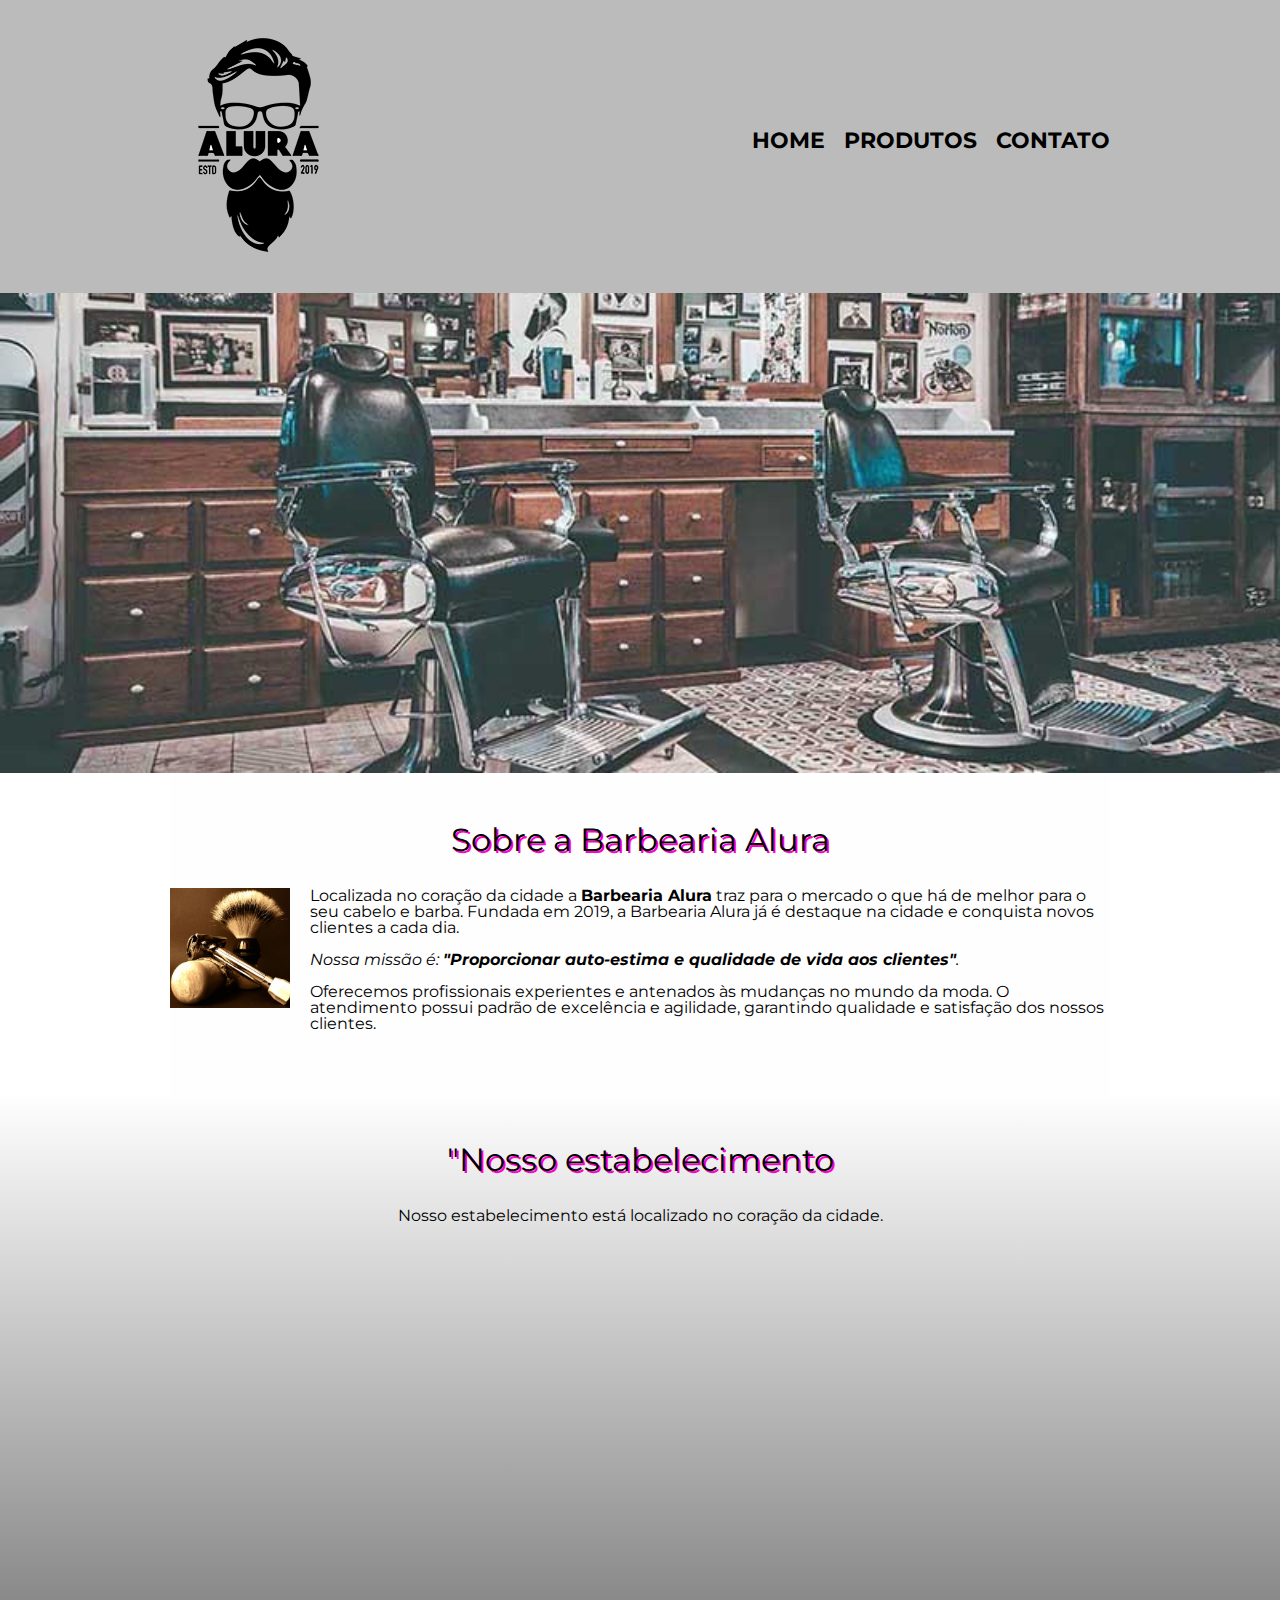
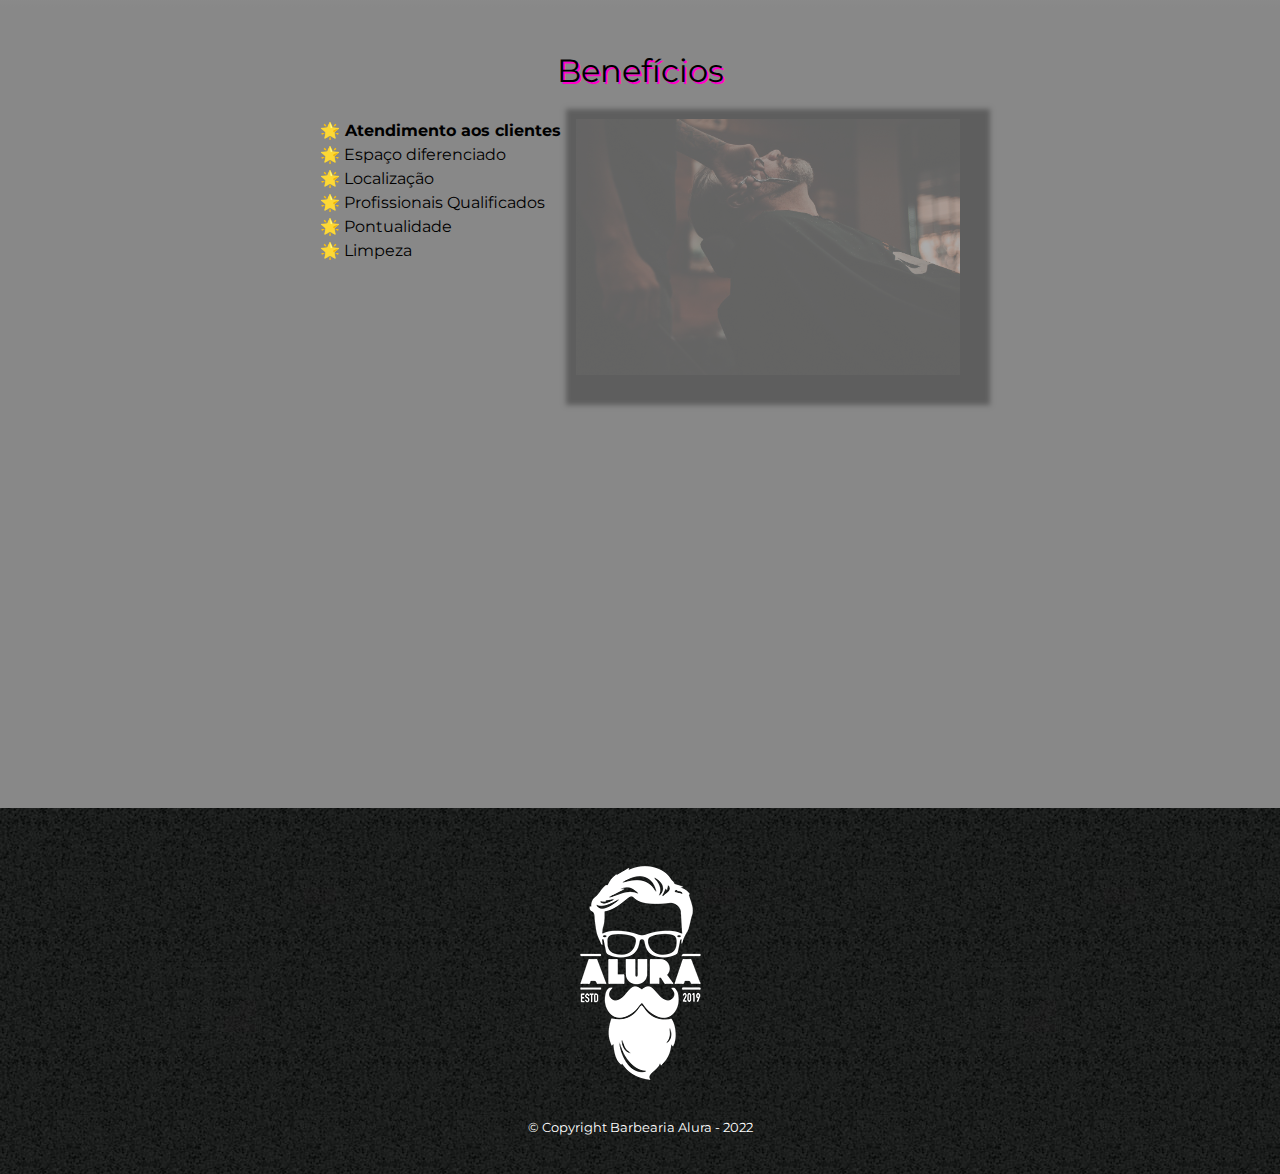
<file: barbearia/index.html>
<!DOCTYPE html>
<html lang="pt-br">
    <head>
        <meta charset="UTF-8">
        <meta name="viewport" content="width=device-width">
        <title>Barbearia Alura</title>
        <link rel="stylesheet" href="reset.css">
        <link rel="stylesheet" href="style.css">
        <link href="https://fonts.googleapis.com/css?family=Montserrat&display=swap" rel="stylesheet">
    </head>

    <body>
        <header>
            <div class="caixa">
                <h1><img src="imgs/logo.png" alt="Logo da Barbearia Alura"></h1>

                <nav>
                    <ul>
                        <li><a href="index.html">Home</a></li>
                        <li><a href="produtos.html">Produtos</a></li>
                        <li><a href="contato.html">Contato</a></li>
                    </ul>
                </nav>
        </div>
        </header>
        
        <img class="banner" src="banner.jpg">

        <main>
            <section class="principal">
                <h2 class="titulo-principal">Sobre a Barbearia Alura</h2>

                <img src="imgs/utensilios.jpg" class="utensilios" alt="Utensílios de um barbeiro.">

                <p>Localizada no coração da cidade a <strong>Barbearia Alura</strong>  traz para o mercado o que há de melhor para o seu cabelo e barba. Fundada em 2019, a Barbearia Alura já é destaque na cidade e conquista novos clientes a cada dia.</p>

                <p id="missao"><em>Nossa missão é: <strong> "Proporcionar auto-estima e qualidade de vida aos clientes"</strong>.</em></p>

                <p>Oferecemos profissionais experientes e antenados às mudanças no mundo da moda. O atendimento possui padrão de excelência e agilidade, garantindo qualidade e satisfação dos nossos clientes.</p>
            </section>

            <section class="mapa">
                <h3 class="titulo-principal">"Nosso estabelecimento</h3>
                <p>Nosso estabelecimento está localizado no coração da cidade.</p>

                <div class="mapa-conteudo">
                    <iframe src="https://www.google.com/maps/embed?pb=!1m18!1m12!1m3!1d3656.448598130907!2d-46.634653385542414!3d-23.588239368469353!2m3!1f0!2f0!3f0!3m2!1i1024!2i768!4f13.1!3m3!1m2!1s0x94ce5a2b2ed7f3a1%3A0xab35da2f5ca62674!2sCaelum%20-%20Escola%20de%20Tecnologia!5e0!3m2!1spt-BR!2sbr!4v1580916426151!5m2!1spt-BR!2sbr" width="100%" height="300" frameborder="0" style="border:0;" allowfullscreen=""></iframe>
                </div>
            </section>
            
            <section class="beneficios">
                <h3 class="titulo-principal">Benefícios</h3>

                <div class="conteudo-beneficios">
                    <ul class="lista-beneficios">
                        <li class="itens">Atendimento aos clientes</li>
                        <li class="itens">Espaço diferenciado</li>
                        <li class="itens">Localização </li>
                        <li class="itens">Profissionais Qualificados</li>
                        <li class="itens">Pontualidade </li>
                        <li class="itens">Limpeza </li>
                    </ul><img src="beneficios.jpg" class="imagem-beneficio">
                </div>
                <div class="video">
                    <iframe width="100%" height="315" src="https://www.youtube.com/embed/wcVVXUV0YUY" frameborder="0" allow="accelerometer; autoplay; encrypted-media; gyroscope; picture-in-picture" allowfullscreen></iframe>
                </div>
            </section>
        </main>
        <footer>
            <img src="imgs/logo-branco.png"  alt="Logo da Barbearia Alura">
            <p class="copyright">&copy; Copyright Barbearia Alura - 2022</p>
        </footer>
    </body>
</html>
</file>
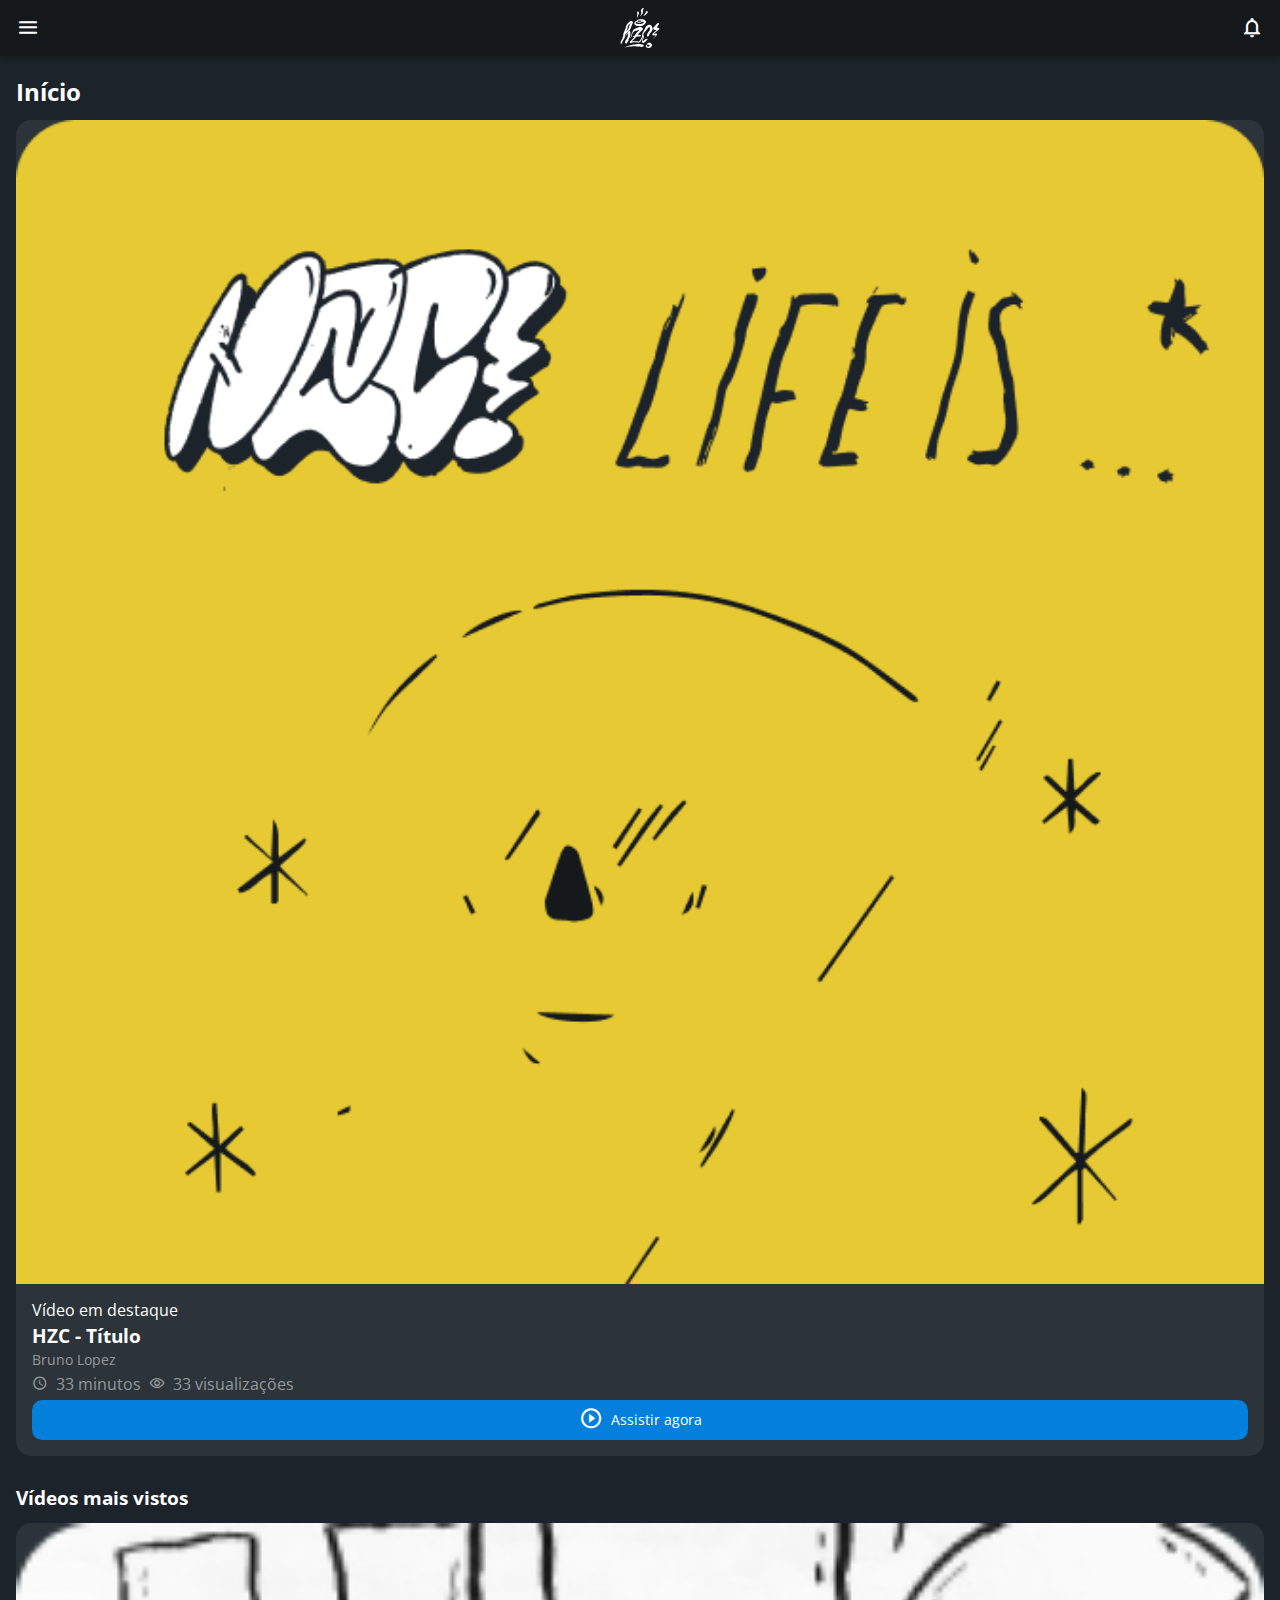
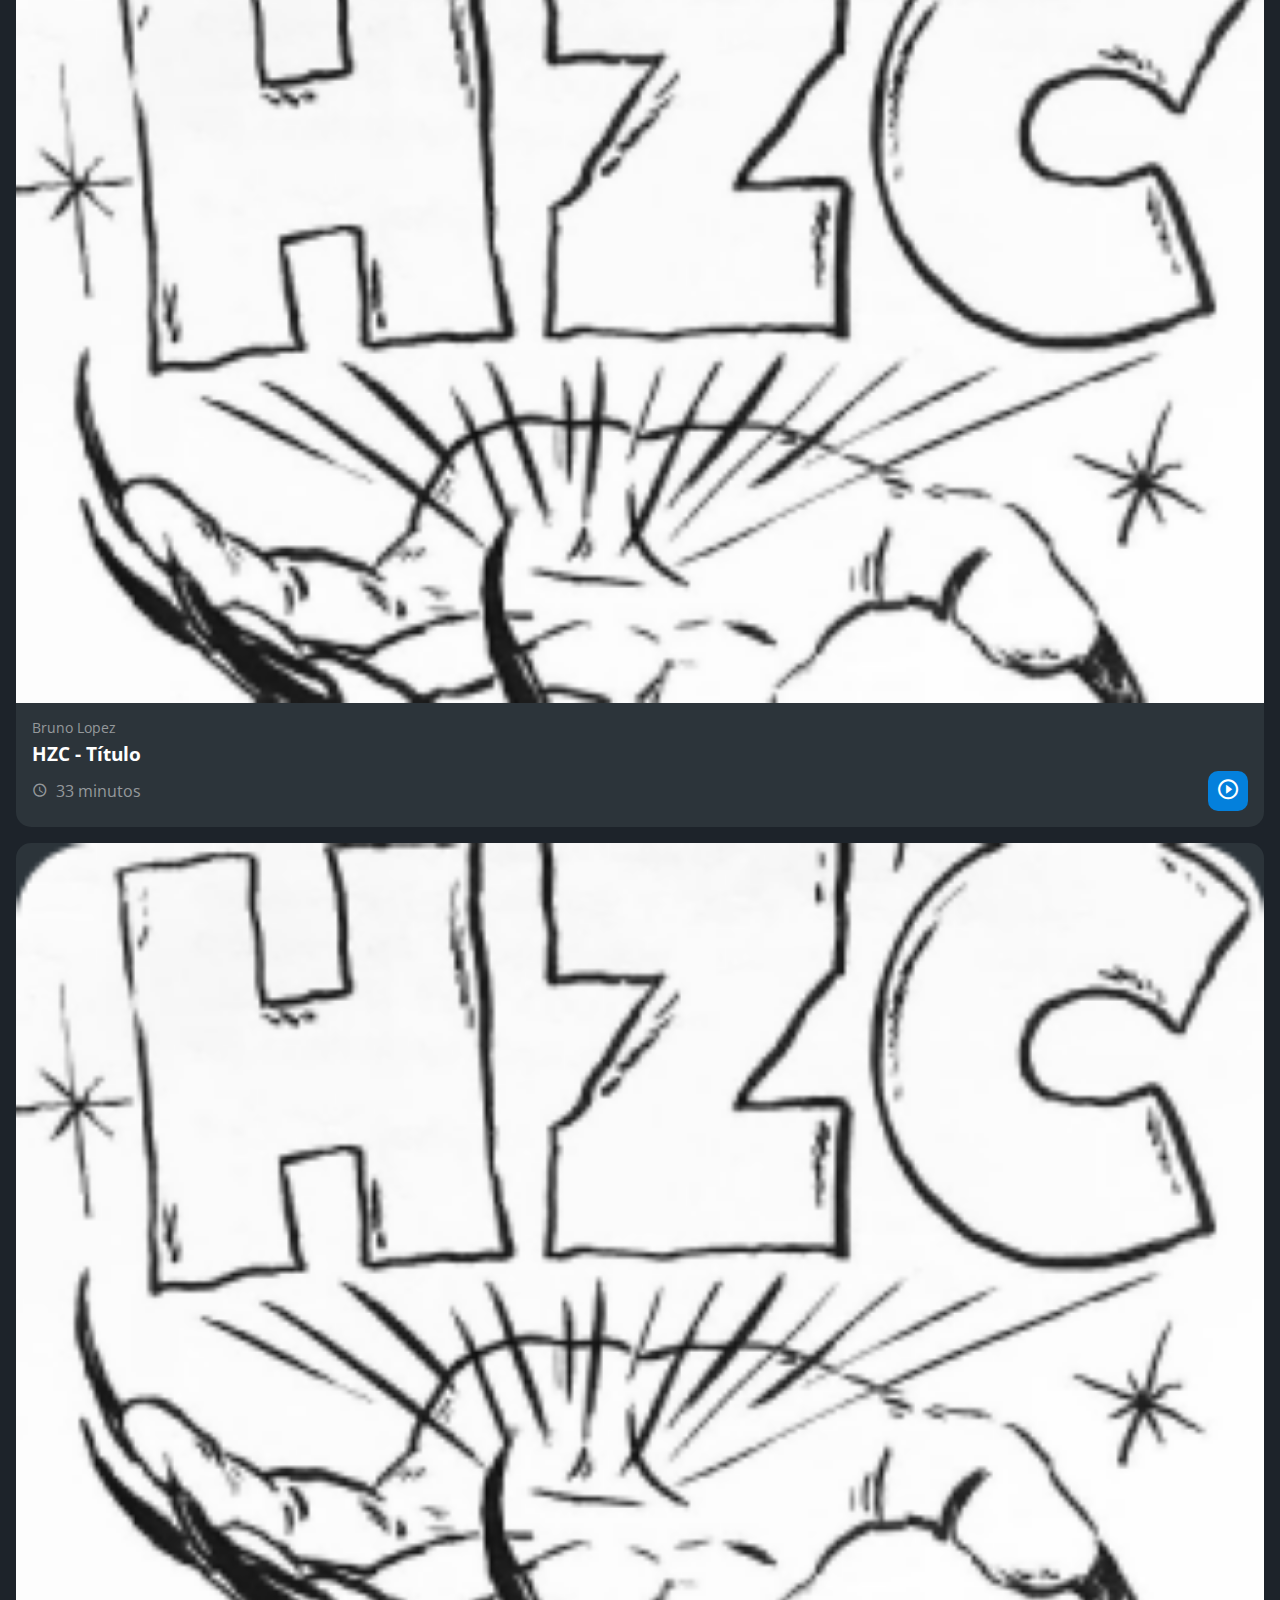
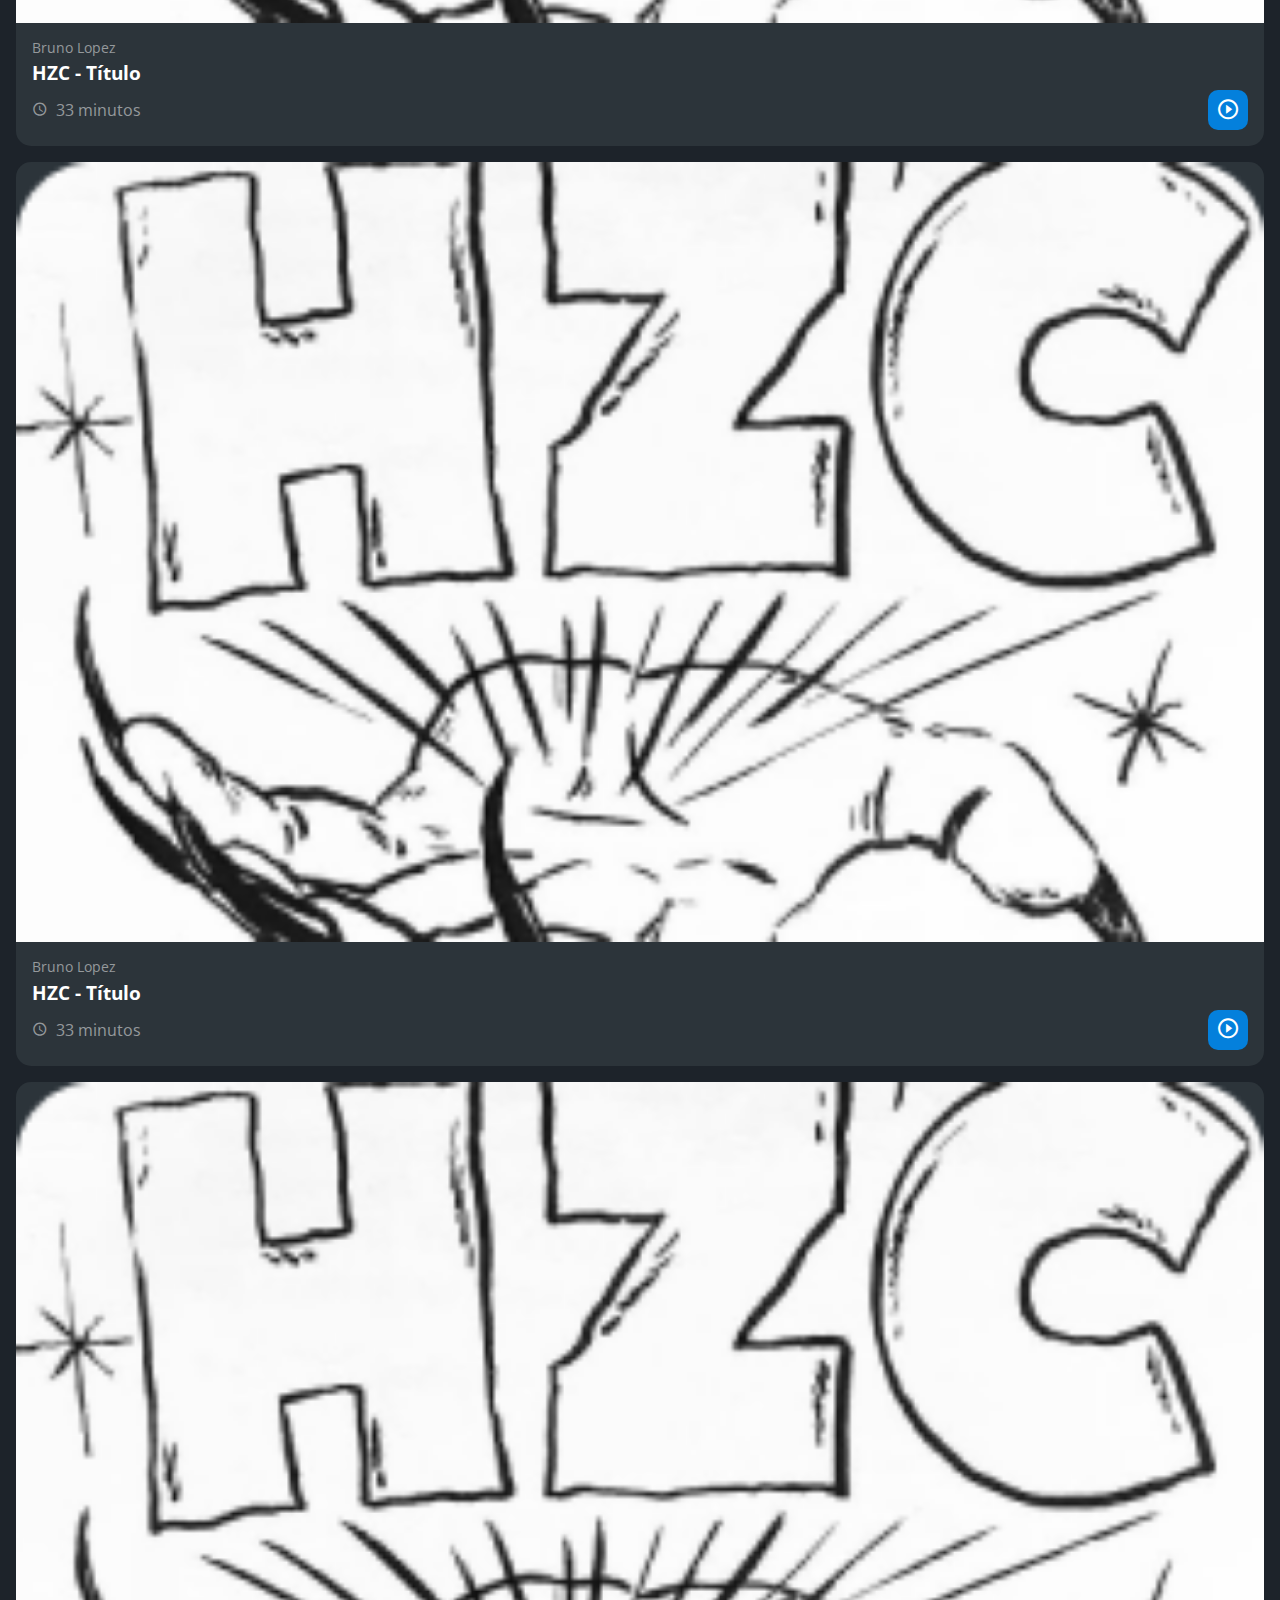
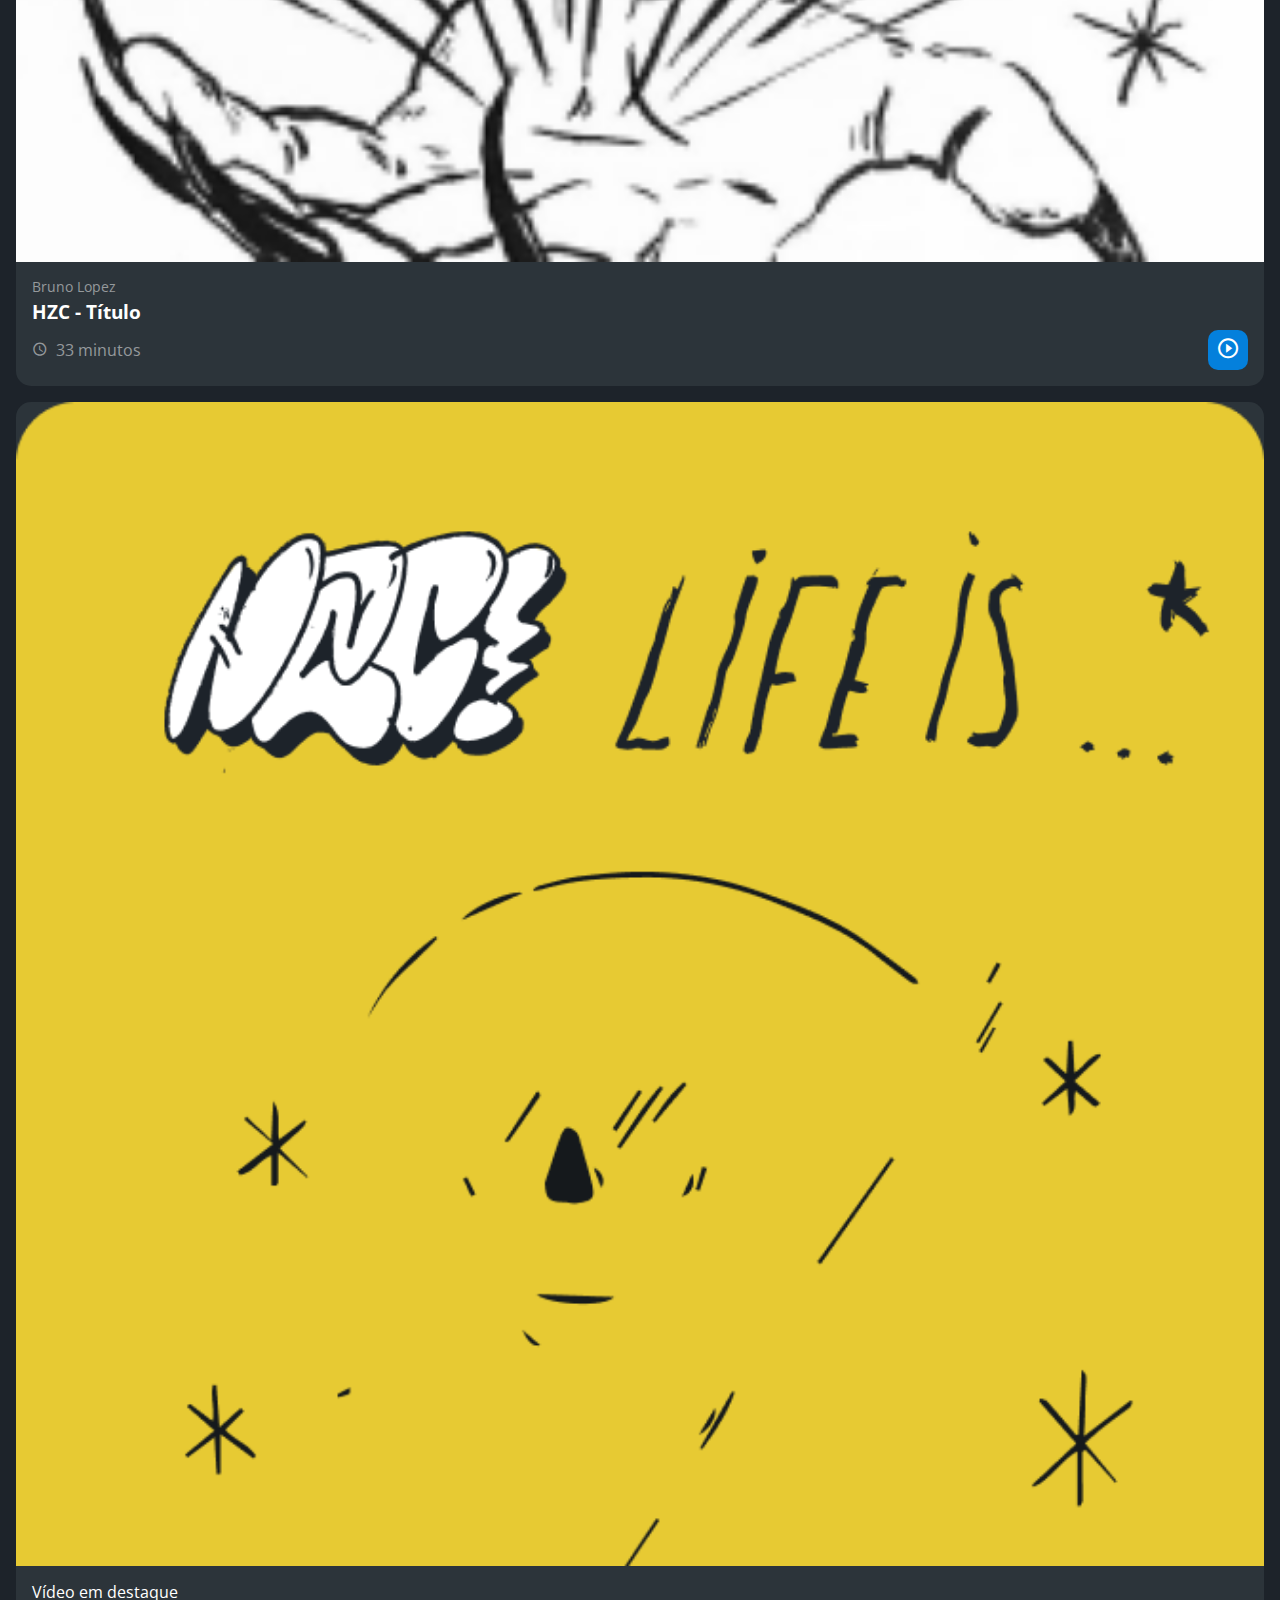
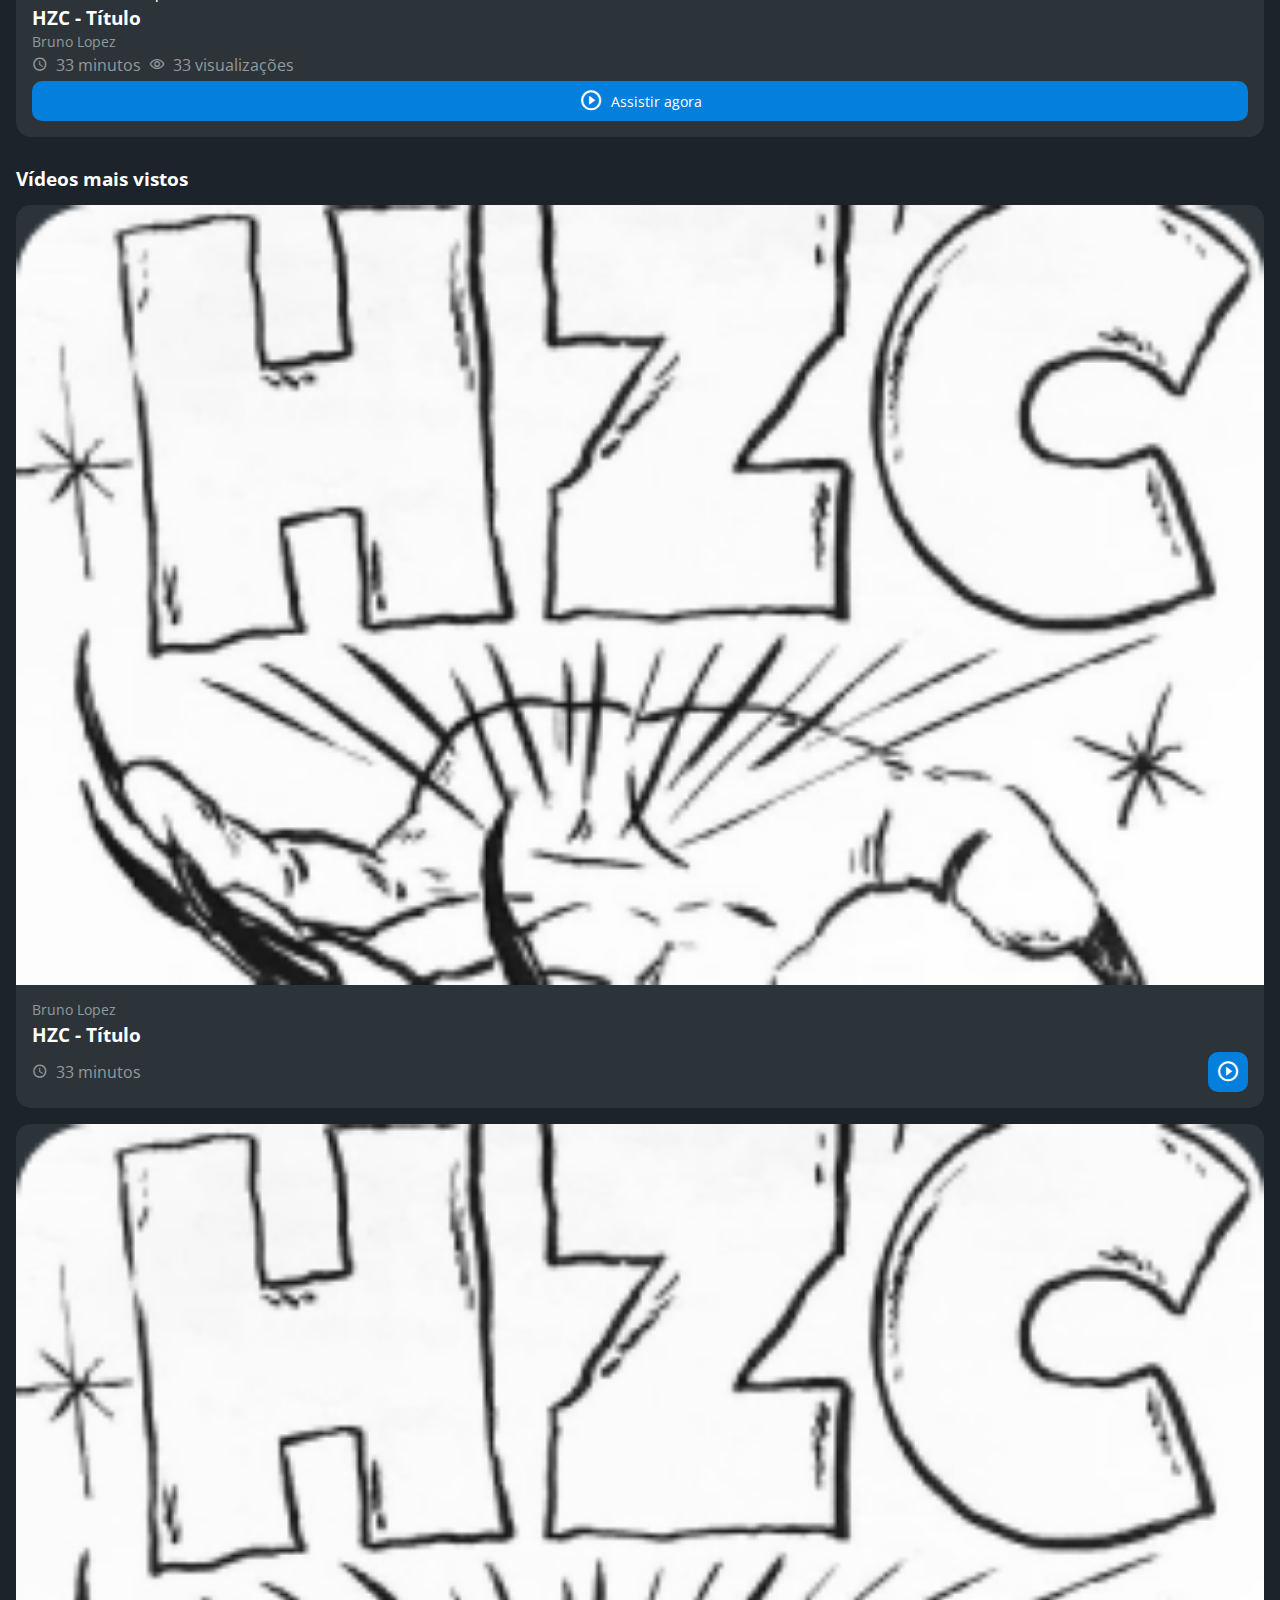
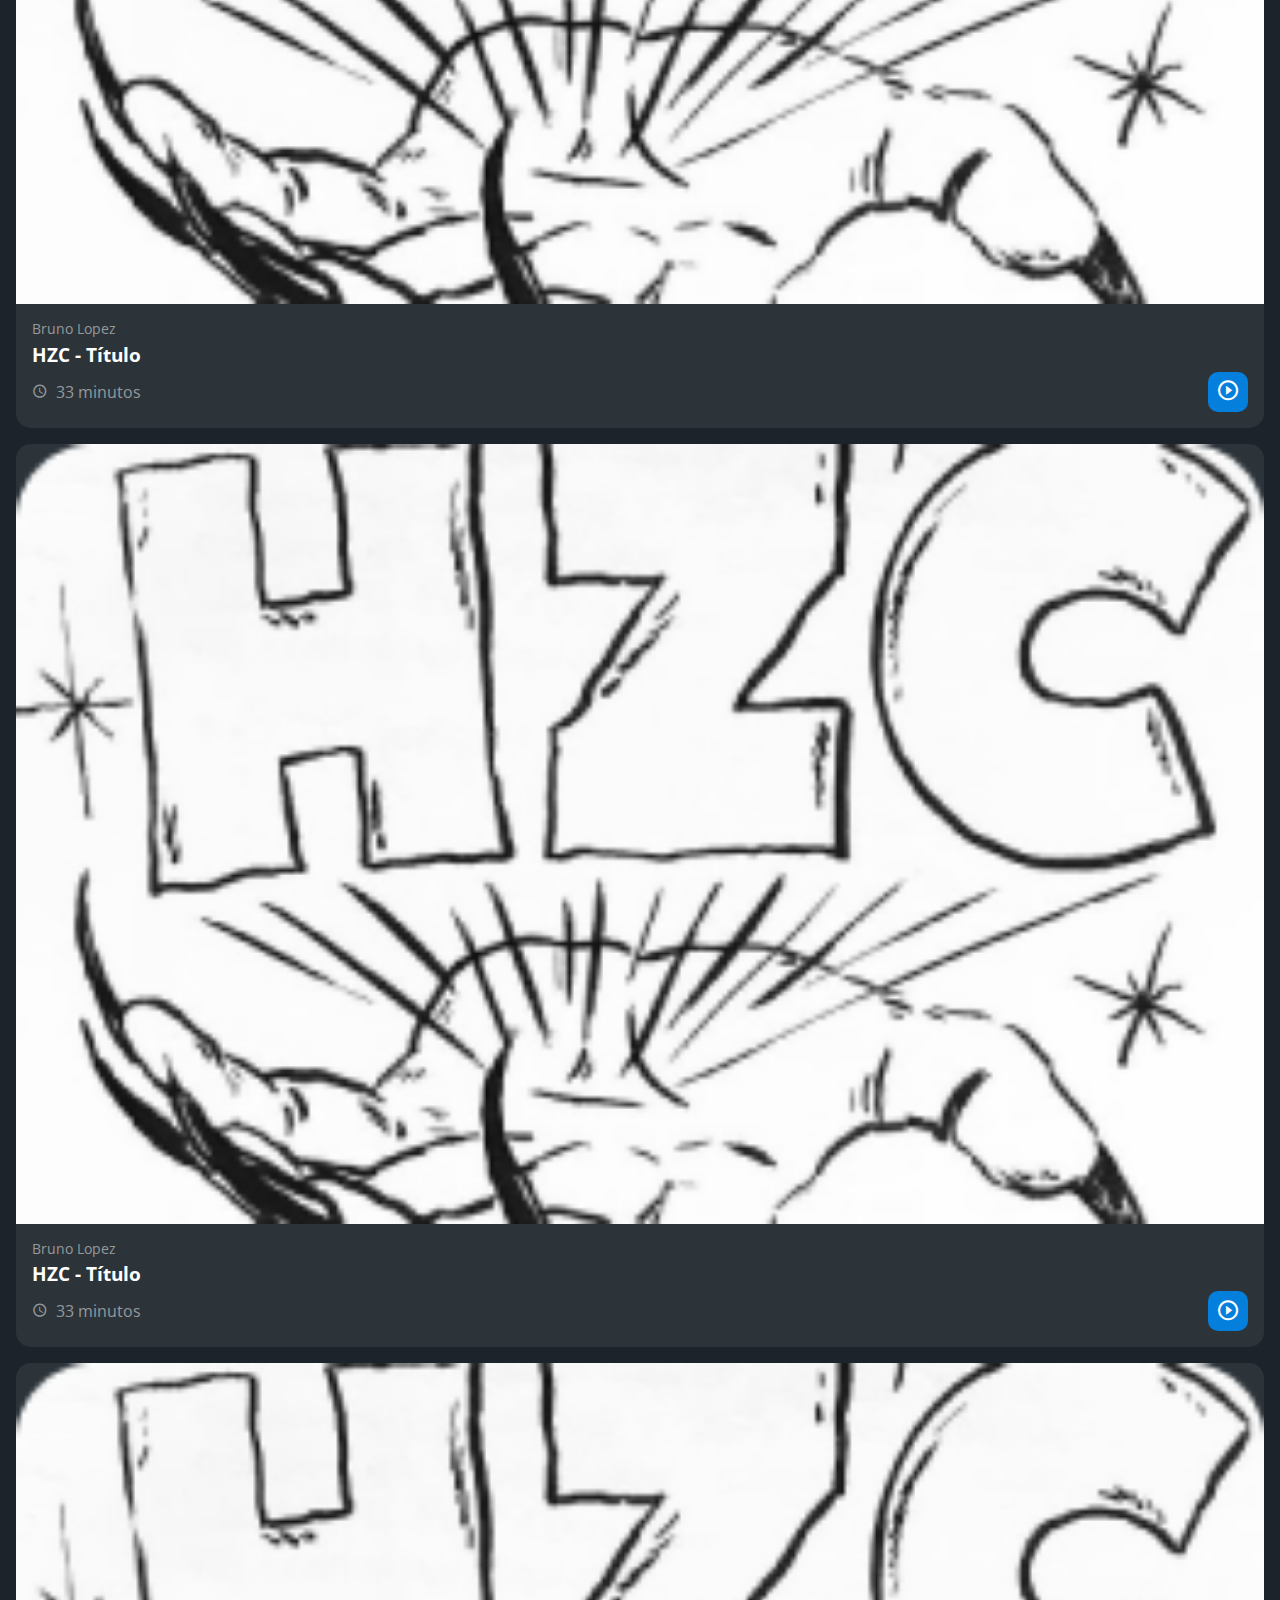
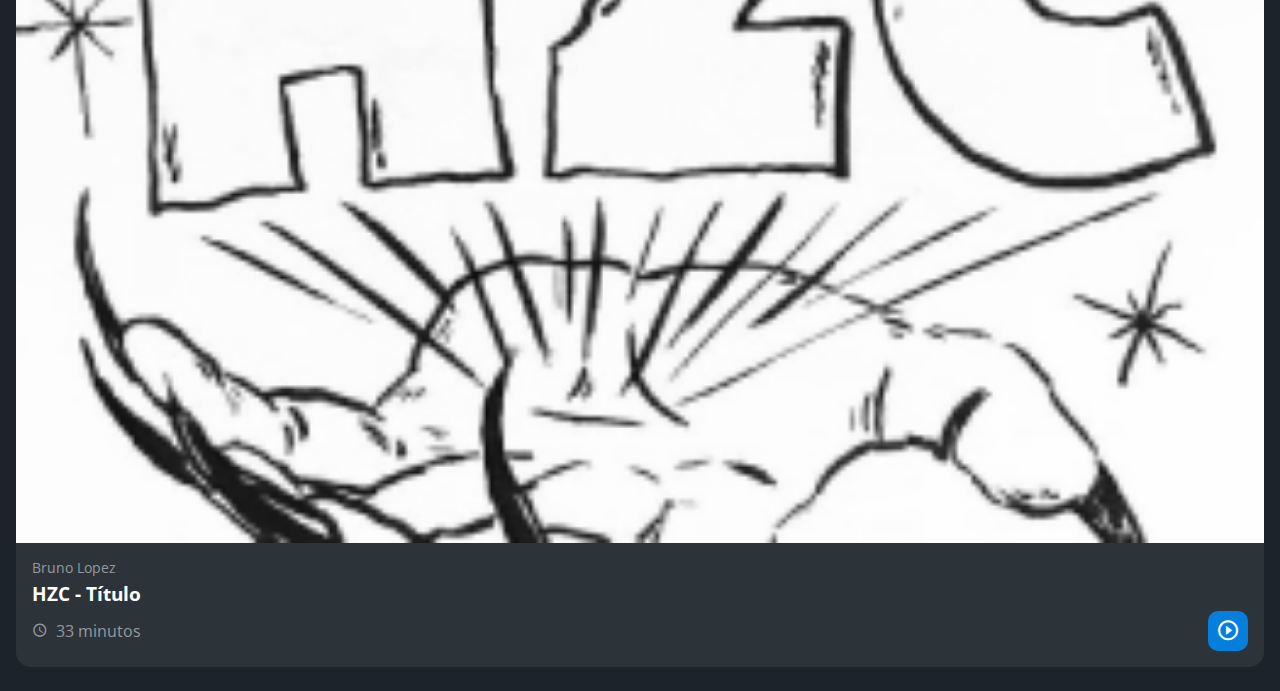
<file: flex-e-grid-main/index.html>
<!DOCTYPE html>
<html lang="pt-br">
<head>
    <meta charset="UTF-8">
    <meta http-equiv="X-UA-Compatible" content="IE=edge">
    <meta name="viewport" content="width=device-width, initial-scale=1.0">
    <title>HZC | Home</title>
    <link rel="preconnect" href="https://fonts.googleapis.com">
    <link rel="preconnect" href="https://fonts.gstatic.com" crossorigin>
    <link rel="stylesheet" href="https://fonts.googleapis.com/css2?family=Open+Sans:wght@400;600;700&display=swap">
    <link rel="stylesheet" href="assets/css/reset.css">
    <link rel="stylesheet" href="assets/css/estilos.css">
</head>
<body>
    <header class="cabecalho">
        <button class="cabecalho__menu" aria-label="Menu"><i></i></button>
        <img src="assets/img/logo.svg" alt="Logotipo da HZC" class="cabecalho__logo">
        <button class="cabecalho__notificacao" aria-label="Notificação"><i></i></button>
    </header>
    <nav class="menu-lateral">
        <img src="assets/img/logo.svg" alt="Logotipo da HZC" class="menu-lateral__logo">
        <a href="#" class="menu-lateral__link menu-lateral__link--inicio menu-lateral__link--ativo">Início</a>
        <a href="#" class="menu-lateral__link menu-lateral__link--videos">Vídeos</a>
        <a href="#" class="menu-lateral__link menu-lateral__link--picos">Picos</a>
        <a href="#" class="menu-lateral__link menu-lateral__link--integrantes">Integrantes</a>
        <a href="#" class="menu-lateral__link menu-lateral__link--camisas">Camisas</a>
        <a href="#" class="menu-lateral__link menu-lateral__link--pinturas">Pinturas</a>
    </nav>
    <main class="principal">
        <h2 class="titulo-pagina">Início</h2>
        <article class="cartao cartao--destaque">
            <img src="assets/img/banner-mobile_1.png" alt="Banner do cartao" class="cartao__imagem">
            <div class="cartao__conteudo">
                <p class="cartao__destaque">Vídeo em destaque</p>
                <h3 class="cartao__titulo">HZC - Título</h3>
                <p class="cartao__perfil">Bruno Lopez</p>
                <p class="cartao__info cartao__info--tempo">33 minutos</p>
                <p class="cartao__info cartao__info--visualizacao">33 visualizações</p>
                <button class="cartao__botao cartao__botao--play cartao__botao--destaque">Assistir agora</button>
            </div>
        </article>
        <section class="secao">
            <h3 class="titulo-secao">Vídeos mais vistos</h3>
            <article class="cartao">
                <img src="assets/img/video_1.png" alt="Vídeo" class="cartao__imagem">
                <div class="cartao__conteudo">
                    <p class="cartao__perfil">Bruno Lopez</p>
                    <h3 class="cartao__titulo">HZC - Título</h3>
                    <p class="cartao__info cartao__info--tempo">33 minutos</p>
                    <button class="cartao__botao cartao__botao--play" aria-label="Assistir agora"></button>
                </div>
            </article>
            <article class="cartao">
                <img src="assets/img/video_1.png" alt="Vídeo" class="cartao__imagem">
                <div class="cartao__conteudo">
                    <p class="cartao__perfil">Bruno Lopez</p>
                    <h3 class="cartao__titulo">HZC - Título</h3>
                    <p class="cartao__info cartao__info--tempo">33 minutos</p>
                    <button class="cartao__botao cartao__botao--play" aria-label="Assistir agora"></button>
                </div>
            </article>
            <article class="cartao">
                <img src="assets/img/video_1.png" alt="Vídeo" class="cartao__imagem">
                <div class="cartao__conteudo">
                    <p class="cartao__perfil">Bruno Lopez</p>
                    <h3 class="cartao__titulo">HZC - Título</h3>
                    <p class="cartao__info cartao__info--tempo">33 minutos</p>
                    <button class="cartao__botao cartao__botao--play" aria-label="Assistir agora"></button>
                </div>
            </article>
            <article class="cartao">
                <img src="assets/img/video_1.png" alt="Vídeo" class="cartao__imagem">
                <div class="cartao__conteudo">
                    <p class="cartao__perfil">Bruno Lopez</p>
                    <h3 class="cartao__titulo">HZC - Título</h3>
                    <p class="cartao__info cartao__info--tempo">33 minutos</p>
                    <button class="cartao__botao cartao__botao--play" aria-label="Assistir agora"></button>
                </div>
            </article>
        </section>
        <article class="cartao cartao--destaque">
            <img src="assets/img/banner-mobile_1.png" alt="Banner do cartao" class="cartao__imagem">
            <div class="cartao__conteudo">
                <p class="cartao__destaque">Vídeo em destaque</p>
                <h3 class="cartao__titulo">HZC - Título</h3>
                <p class="cartao__perfil">Bruno Lopez</p>
                <p class="cartao__info cartao__info--tempo">33 minutos</p>
                <p class="cartao__info cartao__info--visualizacao">33 visualizações</p>
                <button class="cartao__botao cartao__botao--play cartao__botao--destaque">Assistir agora</button>
            </div>
        </article>
        <section class="secao">
            <h3 class="titulo-secao">Vídeos mais vistos</h3>
            <article class="cartao">
                <img src="assets/img/video_1.png" alt="Vídeo" class="cartao__imagem">
                <div class="cartao__conteudo">
                    <p class="cartao__perfil">Bruno Lopez</p>
                    <h3 class="cartao__titulo">HZC - Título</h3>
                    <p class="cartao__info cartao__info--tempo">33 minutos</p>
                    <button class="cartao__botao cartao__botao--play" aria-label="Assistir agora"></button>
                </div>
            </article>
            <article class="cartao">
                <img src="assets/img/video_1.png" alt="Vídeo" class="cartao__imagem">
                <div class="cartao__conteudo">
                    <p class="cartao__perfil">Bruno Lopez</p>
                    <h3 class="cartao__titulo">HZC - Título</h3>
                    <p class="cartao__info cartao__info--tempo">33 minutos</p>
                    <button class="cartao__botao cartao__botao--play" aria-label="Assistir agora"></button>
                </div>
            </article>
            <article class="cartao">
                <img src="assets/img/video_1.png" alt="Vídeo" class="cartao__imagem">
                <div class="cartao__conteudo">
                    <p class="cartao__perfil">Bruno Lopez</p>
                    <h3 class="cartao__titulo">HZC - Título</h3>
                    <p class="cartao__info cartao__info--tempo">33 minutos</p>
                    <button class="cartao__botao cartao__botao--play" aria-label="Assistir agora"></button>
                </div>
            </article>
            <article class="cartao">
                <img src="assets/img/video_1.png" alt="Vídeo" class="cartao__imagem">
                <div class="cartao__conteudo">
                    <p class="cartao__perfil">Bruno Lopez</p>
                    <h3 class="cartao__titulo">HZC - Título</h3>
                    <p class="cartao__info cartao__info--tempo">33 minutos</p>
                    <button class="cartao__botao cartao__botao--play" aria-label="Assistir agora"></button>
                </div>
            </article>
        </section>
    </main>
    <script src="index.js"></script>
</body>
</html>
</file>
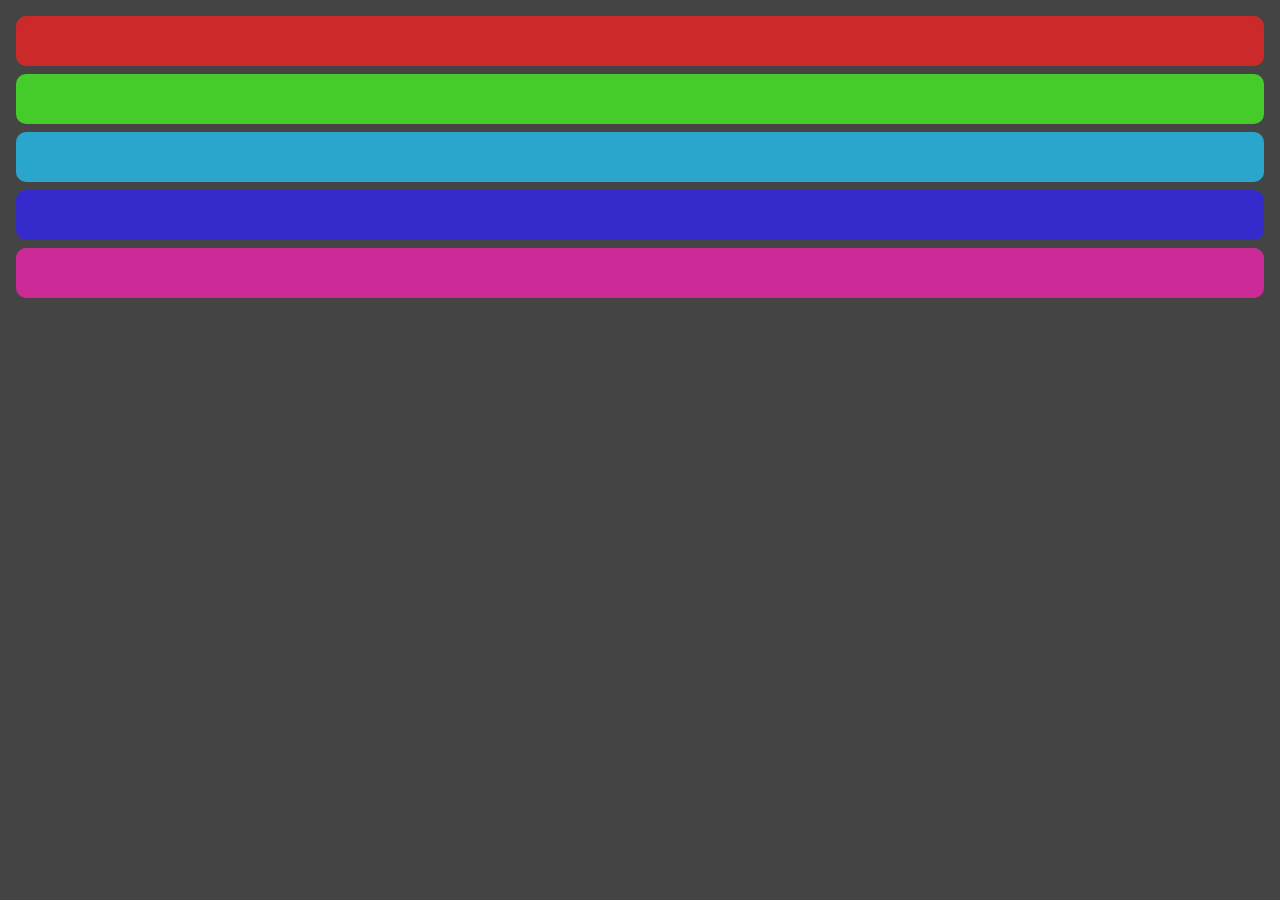
<file: teste-grid/index.html>
<!DOCTYPE html>
<html lang="en">
<head>
    <meta charset="UTF-8">
    <meta http-equiv="X-UA-Compatible" content="IE=edge">
    <meta name="viewport" content="width=device-width, initial-scale=1.0">
    <title>Document</title>
    <link rel="stylesheet" href="grid.css">
</head>
<body class="corpo">
    <header class="cabecalho"></header>
    <nav class="lateral"></nav>
    <section class="meio"></section>
    <section class="direita-cima"></section>
    <section class="direita-baixo"></section>
</body>
</html>
</file>
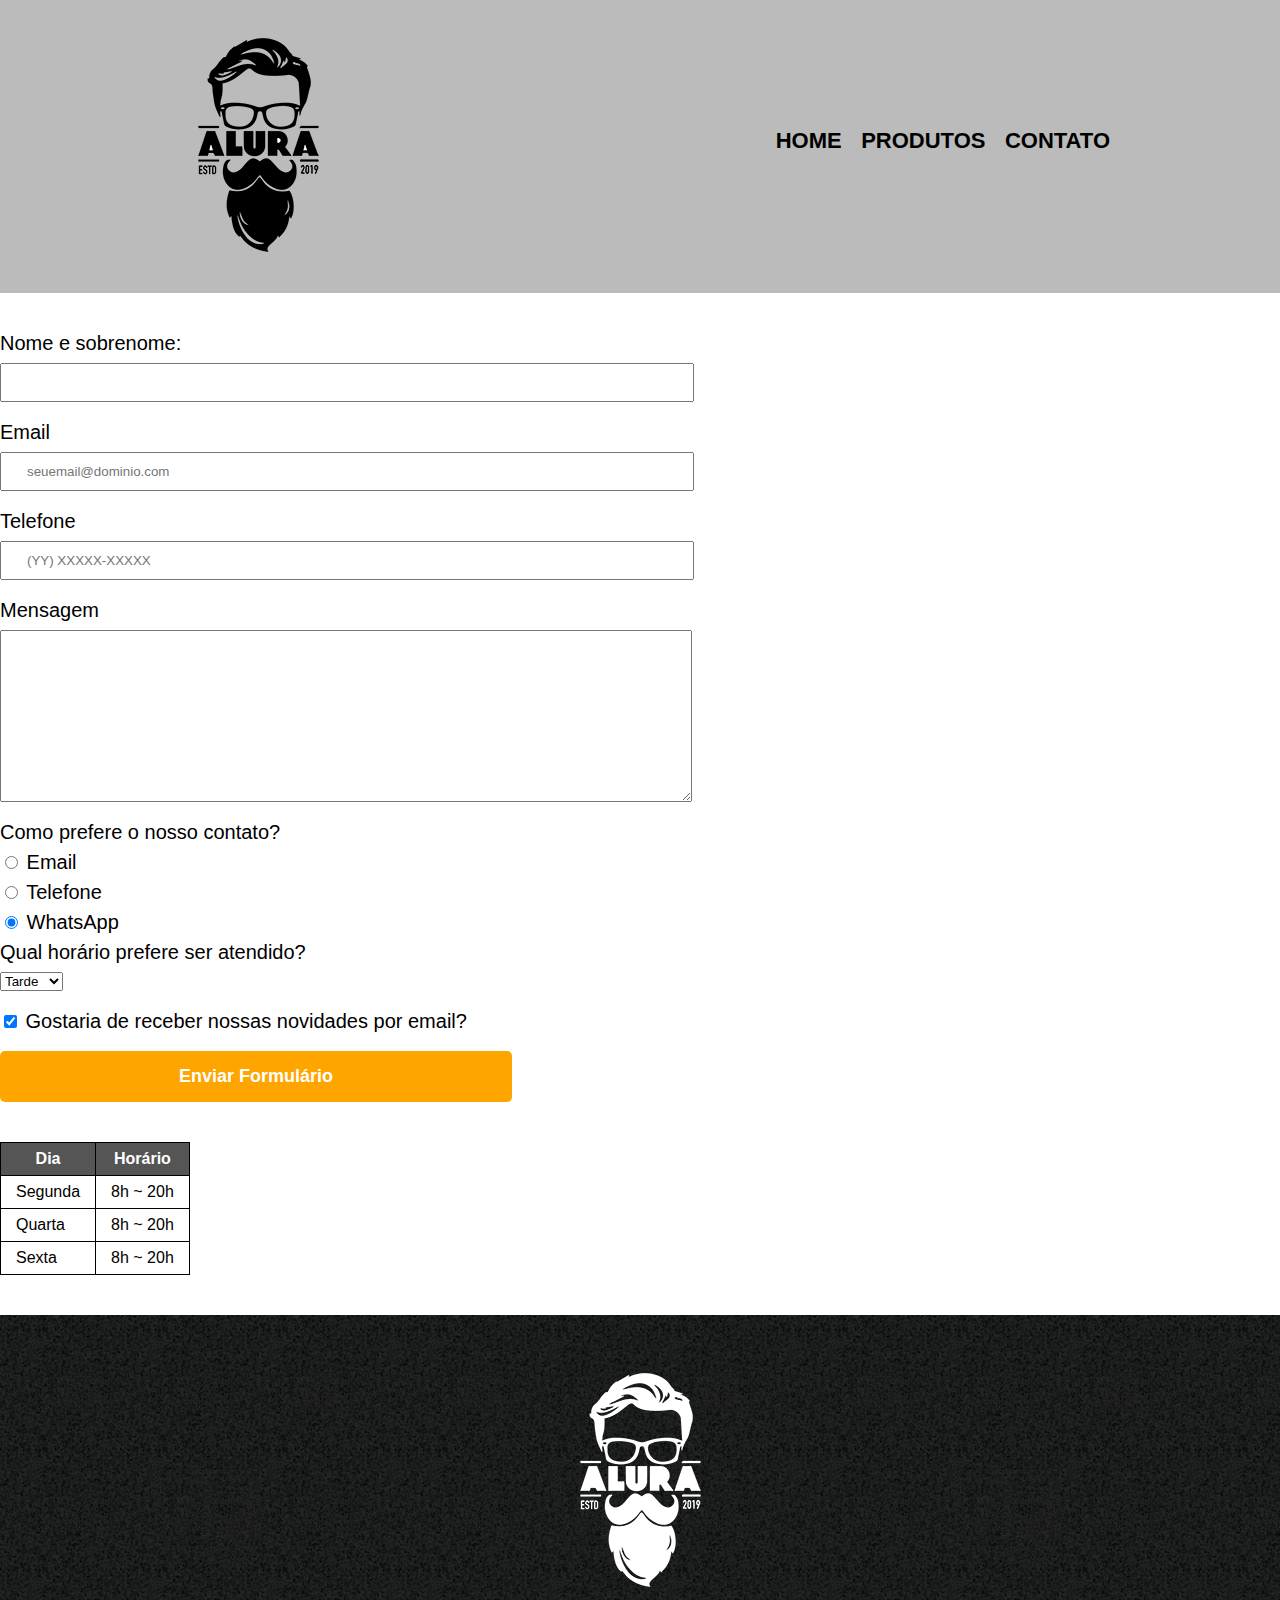
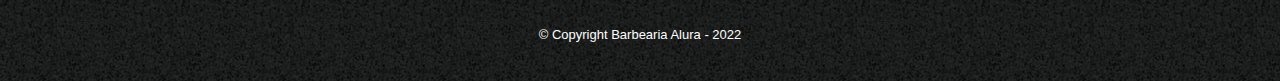
<file: barbearia/contato.html>
<!DOCTYPE html>

<html>
    <head>
        <meta charset="UTF-8">
        <title>Contato - Barbearia Alura</title>
        <link rel="stylesheet" href="reset.css">
        <link rel="stylesheet" href="style.css">

    </head>
    <body>
        <header>
            <div class="caixa">
                <h1><img src="imgs/logo.png" alt="Logo da Barbearia Alura"></h1>

                <nav>
                    <ul>
                        <li><a href="index.html">Home</a></li>
                        <li><a href="produtos.html">Produtos</a></li>
                        <li><a href="contato.html">Contato</a></li>
                    </ul>
                </nav>
        </div>
        </header>
        
        <main>
            <form>
                <label for="nomesobrenome">Nome e sobrenome: </label>
                <input type="text" id="nomesobrenome" class="input-padrao" required>

                <label for="email">Email</label>
                <input type="email" id="email" class="input-padrao" required placeholder="seuemail@dominio.com">

                <label for="telefone">Telefone</label>
                <input type="tel" id="telefone" class="input-padrao" required placeholder="(YY) XXXXX-XXXXX">

                <label for="mensagem">Mensagem</label>
                <textarea cols="50" rows="10" id="mensagem" class="input-padrao" required></textarea>

                <fieldset>
                    <legend>Como prefere o nosso contato?</legend>
                    <label for="radio-email"><input type="radio" name="contato" value="email" id="radio-email"> Email</label>
                    <label for="radio-telefone"><input type="radio" name="contato" value="telefone" id="radio-telefone"> Telefone</label>
                    <label for="radio-whatsapp"><input type="radio" name="contato" value="Whatsapp" id="radio-whatsapp" checked> WhatsApp</label>
                    
                </fieldset>

                <fieldset>
                    <legend>Qual horário prefere ser atendido?</legend>
                    <select>
                        <option>Manhã</option>
                        <option selected>Tarde</option>
                        <option>Noite</option>
                    </select>
                </fieldset>

                <label class="checkbox"><input type="checkbox" checked> Gostaria de receber nossas novidades por email?</label>
                
                <input type="submit" value="Enviar Formulário" class="enviar">
            </form>


            <table>
                <thead>
                    <tr>
                        <th>Dia</th>
                        <th>Horário</th>
                    </tr>
                </thead>
                <tbody>
                    <tr>
                        <td>Segunda</td>
                        <td>8h ~ 20h</td>
                    </tr>
                    <tr>
                        <td>Quarta</td>
                        <td>8h ~ 20h</td>
                    </tr>
                    <tr>
                        <td>Sexta</td>
                        <td>8h ~ 20h</td>
                    </tr>
                </tbody>
            </table>


        </main>

        <footer>
            <img src="imgs/logo-branco.png"  alt="Logo da Barbearia Alura">
            <p class="copyright">&copy; Copyright Barbearia Alura - 2022</p>
        </footer>

    </body>
</html>
</file>
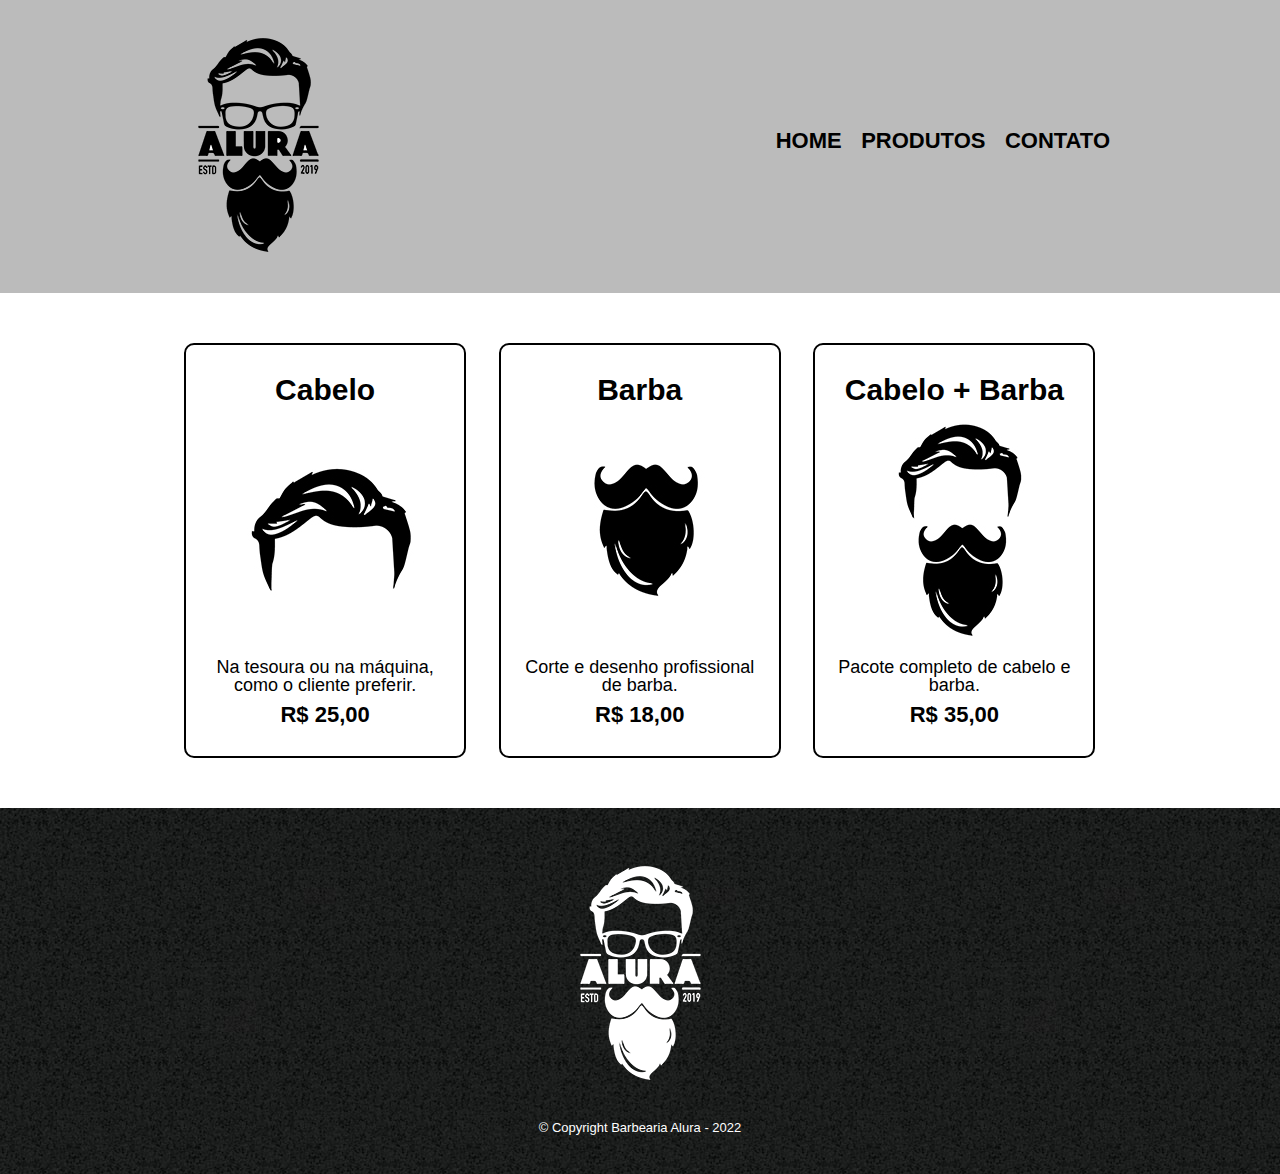
<file: barbearia/produtos.html>
<!DOCTYPE html>

<html>
    <head>
        <meta charset="UTF-8">
        <title>Produtos - Barbearia Alura</title>
        <link rel="stylesheet" href="reset.css">
        <link rel="stylesheet" href="style.css">

    </head>
    <body>
        <header>
            <div class="caixa">
                <h1><img src="imgs/logo.png"  alt="Logo da Barbearia Alura"></h1>

                <nav>
                    <ul>
                        <li><a href="index.html">Home</a></li>
                        <li><a href="produtos.html">Produtos</a></li>
                        <li><a href="contato.html">Contato</a></li>
                    </ul>
                </nav>
        </div>
        </header>

        <main>
            <ul class="produtos">
                <li><h2>Cabelo</h2>
                    <img src="imgs/cabelo.jpg">
                    <p class="produto-descricao">Na tesoura ou na máquina, como o cliente preferir.</p>
                    <p class="produto-preco">R$ 25,00</p>
                </li>
                <li><h2>Barba</h2>
                    <img src="imgs/barba.jpg">
                    <p class="produto-descricao">Corte e desenho profissional de barba.</p>
                    <p class="produto-preco">R$ 18,00</p>
                </li>
                <li><h2>Cabelo + Barba</h2>
                    <img src="imgs/cabelo+barba.jpg">
                    <p class="produto-descricao">Pacote completo de cabelo e barba.</p>
                    <p class="produto-preco">R$ 35,00</p>
                </li>
            </ul>
        </main>

        <footer>
            <img src="imgs/logo-branco.png"  alt="Logo da Barbearia Alura">
            <p class="copyright">&copy; Copyright Barbearia Alura - 2022</p>
        </footer>

    </body>
</html>
</file>
<file: barbearia/style.css>
body{
    font-family: 'Montserrat', sans-serif;
}
header{
    background: #BBBBBB;
    padding: 20px 0;
}

.caixa {
    position: relative;
    width: 940px;
    margin: 0 auto;
}
nav {
    position:absolute;
    top: 110px;
    right: 0;
}
nav li{
    display: inline;
    margin: 0 0 0 15px;

}

nav a {
    text-transform: uppercase;
    color: #000000;
    font-weight: bold;
    font-size: 22px;
    text-decoration: none;

}

nav a:hover {
    color: #C78c19;
    text-decoration: underline;
}

.produtos {
    width: 940px;
    margin: 0 auto;
    padding: 50px 0;
}

.produtos li {
    display: inline-block;
    text-align: center;
    width: 30%;
    vertical-align: top;
    padding: 50px 0;
    margin: 0 1.5%;
    padding: 30px 20px;
    box-sizing: border-box;
    border: 2px solid #000000;
    border-radius: 10px;
}

.produtos li:hover {
    border-color: #C78c19;
}
.produtos li:active{
    border-color: blue;
}

.produtos li:hover h2{
    font-size: 34px;
    color: red;
}

.produtos h2 {
    font-size: 30px;
    font-weight: bold;
}

.produto-descricao {
    font-size: 18px;
}
.produto-preco {
    font-size: 22px;
    font-weight: bold;
    margin: 10px 0 0;
}

footer {
    text-align: center;
    background: url("bg.jpg");
    padding: 40px 0;

}

.copyright {
    color: #ffffff;
    font-size: 13px;
    margin: 20px 0 0;
}

main {

}

form {
    margin: 40px 0;
}

form label, form legend {
    display: block;
    font-size: 20px;
    margin: 0 0 10px;
}

.input-padrao {
    display: block;
    margin: 0 0 20px;
    padding: 10px 25px;
    width: 50%;
}

.checkbox {
    margin: 20px 0;
}

.enviar {
    width: 40%;
    padding: 15px 0;
    background: orange;
    color: white;
    font-weight: bold;
    font-size: 18px;
    border: none;
    border-radius: 5px;
    transition: 1s all;
    cursor: pointer;
}

.enviar:hover {
    background:darkorange;
    transform: scale(1.2);
}

table {
    margin: 20px 0 40px;
}

thead {
    background: #555555;
    color: white;
    font-weight: bold;
}

td, th {
    border: 1px solid #000000;
    padding: 8px 15px;
}

/* css da página inicial */
.banner {
    width: 100%;
}

.titulo-principal {
    text-align: center;
    font-size: 2em;
    margin: 0 0 1em;
    clear: left;
    /* opacidade na cor
     color: rgba(0,0,0,0.3); */
     text-shadow: 2px 2px #ff00cc; /*sombra no texto */
}

.principal {
    padding: 3em 0;
    background: #FEFEFE;
    width: 940px;
    margin: 0 auto;
}

.principal p {
    margin: 0 0 1em;
}

.principal strong {
    font-weight: bold;
}
.principal em {
    font-style: italic;
}

.imagem-beneficio {
    width: 60%;
    opacity: 0.3;
    transition: 400ms;
    box-shadow: 10px 10px 5px 20px #000000;
}

.imagem-beneficio:hover {
    opacity: 1;
}

.conteudo-beneficios {
    width: 640px;
    margin: auto;
}

.lista-beneficios {
    width: 40%;
    display: inline-block;
    vertical-align: top;
}

.itens {
    line-height: 1.5;
}

.itens:before {
    content: "🌟 ";
}

.itens:first-child {
    font-weight: bold;
}

.utensilios {
    width: 120px;
    float: left;
    margin: 0 20px 20px 0;
}

.beneficios {
    padding: 3em 0;
    background: #888888;
}

.mapa {
    padding: 3em 0;
    background: linear-gradient(#FEFEFE,#888888);
}

.mapa-conteudo{
    width: 940px;
    margin: 0 auto;
}
.mapa p {
    margin: 0 0 2em;
    text-align: center;
}

.video {
    width: 560px;
    margin: 2em auto;

}


@media screen and (max-width: 480px) {
    .caixa, .principal, .conteudo-beneficios, .mapa-conteudo, .video {
        width: auto;
    }
    h1 {
        text-align: center;
    }
    nav {
        position: static;
    }

    .lista-beneficios, .imagem-beneficio {
        width: 100%;
    }
}
</file>
<file: flex-e-grid-main/assets/css/estilos.css>
@font-face {
    font-family: 'icones';
    src: url(../font/icones.ttf);
}

body {
    background-color: #1D232A;
    font-family: 'Open Sans', 'icones', sans-serif;
    color: #FFFFFF;
}

.cabecalho {
    display: flex;
    justify-content: space-between;
    align-items: center;
    background-color: #15191C;
    padding: 8px 16px;
    box-shadow: 0px 4px 4px rgba(0, 0, 0, 0.16);
}

.cabecalho__menu i::before {
    content: "\e904";
    font-size: 24px;
}

.cabecalho__notificacao i::before {
    content: "\e906";
    font-size: 24px;
}

.cabecalho__logo {
    width: 40px;
}

.menu-lateral {
    display: flex;
    flex-direction: column;
    background-color: #15191C;
    width: 75vw;
    height: 100vh;

    position: absolute;
    left: -100vw;
    transition: .25s;
}

.menu-lateral--ativo {
    left: 0;
    transition: .25s;
}

.menu-lateral__logo {
    width: 118px;
    align-self: center;
    padding: 16px;
}

.menu-lateral__link {
    height: 64px;
    color: #95999C;
    padding-left: 64px;
    display: flex;
    align-items: center;
}

.menu-lateral__link--ativo {
    color: #FFFFFF;
    padding-left: 56px;
    border-left: 8px solid #FFFFFF;
}

.menu-lateral__link::before {
    content: "\e900";
    width: 24px;
    height: 24px;
    font-size: 24px;
    position: absolute;
    left: 24px;
}

.menu-lateral__link--inicio::before {
    content: "\e902";
}

.menu-lateral__link--videos::before {
    content: "\e90e";
}

.menu-lateral__link--picos::before {
    content: "\e909";
}

.menu-lateral__link--integrantes::before {
    content: "\e903";
}

.menu-lateral__link--camisas::before {
    content: "\e900";
}

.menu-lateral__link--pinturas::before {
    content: "\e90a";
}

.principal {
    padding: 24px 16px;
    display: grid;
    gap: 16px;
}

.titulo-pagina {
    font-size: 1.5rem;
    font-weight: 700;
}

.titulo-secao {
    font-size: 1.2rem;
    font-weight: 700;
}

.cartao {
    width: 100%;
    border-radius: 15px;
    overflow: hidden;
    background-color: #2C343A;
}

.cartao--destaque {
    margin-bottom: 16px;
}

.cartao__conteudo {
    padding: 16px;
    display: grid;
    grid-template-columns: auto 1fr;
    gap: 8px;
}

.cartao__destaque {
    grid-column: span 2;
}

.cartao__titulo {
    font-size: 1.2rem;
    font-weight: 700;
    grid-column: span 2;
}

.cartao__perfil {
    color: #95999C;
    font-size: 0.9rem;
    grid-column: span 2;
}

.cartao__info {
    display: flex;
    align-items: center;
    color: #95999C;
}

.cartao__info--tempo::before {
    content: "\e90c";
    margin-right: 8px;    
}

.cartao__info--visualizacao::before {
    content: "\e90f";
    margin-right: 8px;    
}

.cartao__botao {
    display: flex;
    justify-content: center;
    align-items: center;
    background-color: #0480DC;
    width: 40px;
    height: 40px;
    border-radius: 10px;
    font-size: 0.9rem;
    justify-self: flex-end;
}

.cartao__botao--play::before {
    content: "\e90b";
    font-size: 24px;
}

.cartao__botao--destaque {
    width: 100%;
    grid-column: span 2;
}

.cartao__botao--destaque::before {
    margin-right: 8px;
}

.secao {
    display: grid;
    gap: 16px;
}
</file>
<file: teste-grid/grid.css>
* {
    margin: 0;
    padding: 0;
    box-sizing: border-box;
}

.corpo {
    background-color: #444444;
    padding: 8px;
    width: 100vw;
    height: 100vh;
}

.cabecalho {
    background-color: #cc2a2a;
    border-radius: 10px;
    min-width: 50px;
    min-height: 50px;
    margin: 8px;
}

.lateral {
    background-color: #45cc2a;
    border-radius: 10px;
    min-width: 50px;
    min-height: 50px;
    margin: 8px;
}

.meio {
    background-color: #2aa6cc;
    border-radius: 10px;
    min-width: 50px;
    min-height: 50px;
    margin: 8px;
}

.direita-cima {
    background-color: #352acc;
    border-radius: 10px;
    min-width: 50px;
    min-height: 50px;
    margin: 8px;
}

.direita-baixo {
    background-color: #cc2a96;
    border-radius: 10px;
    min-width: 50px;
    min-height: 50px;
    margin: 8px;
}
</file>
